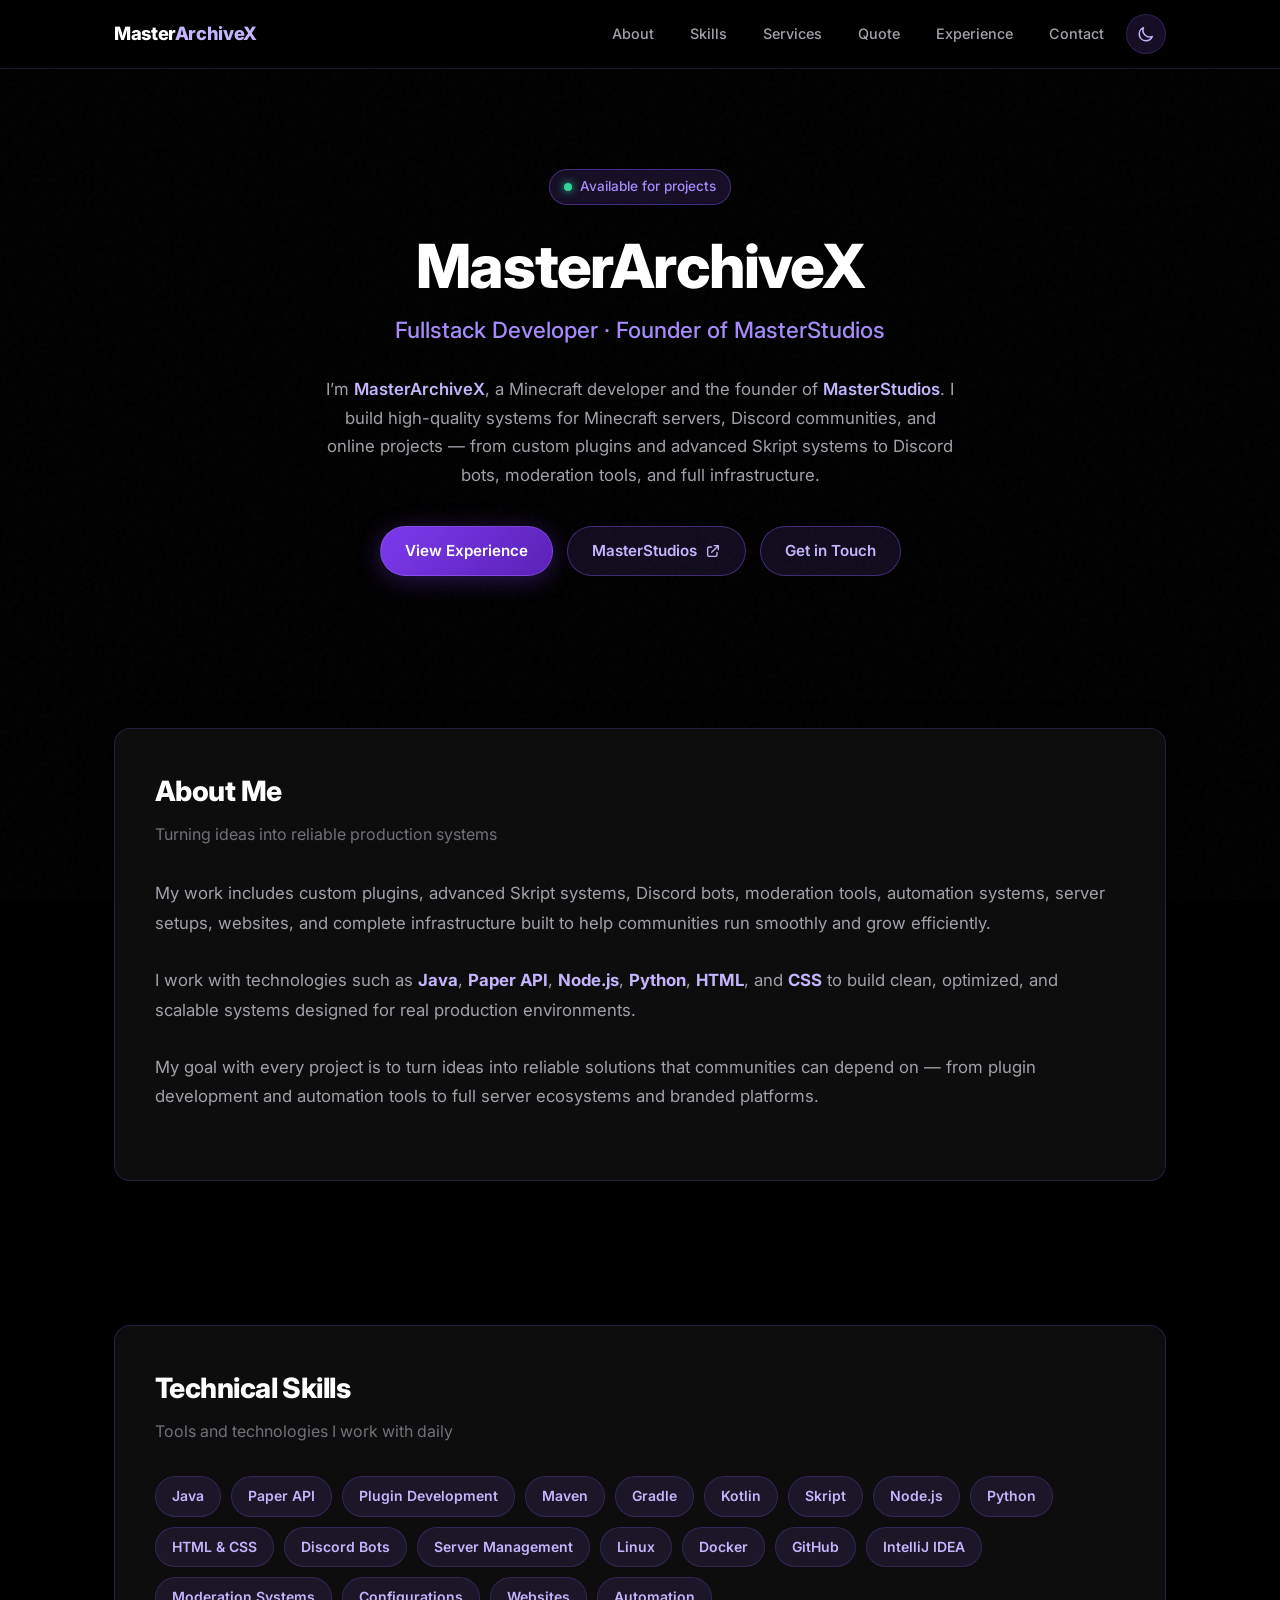
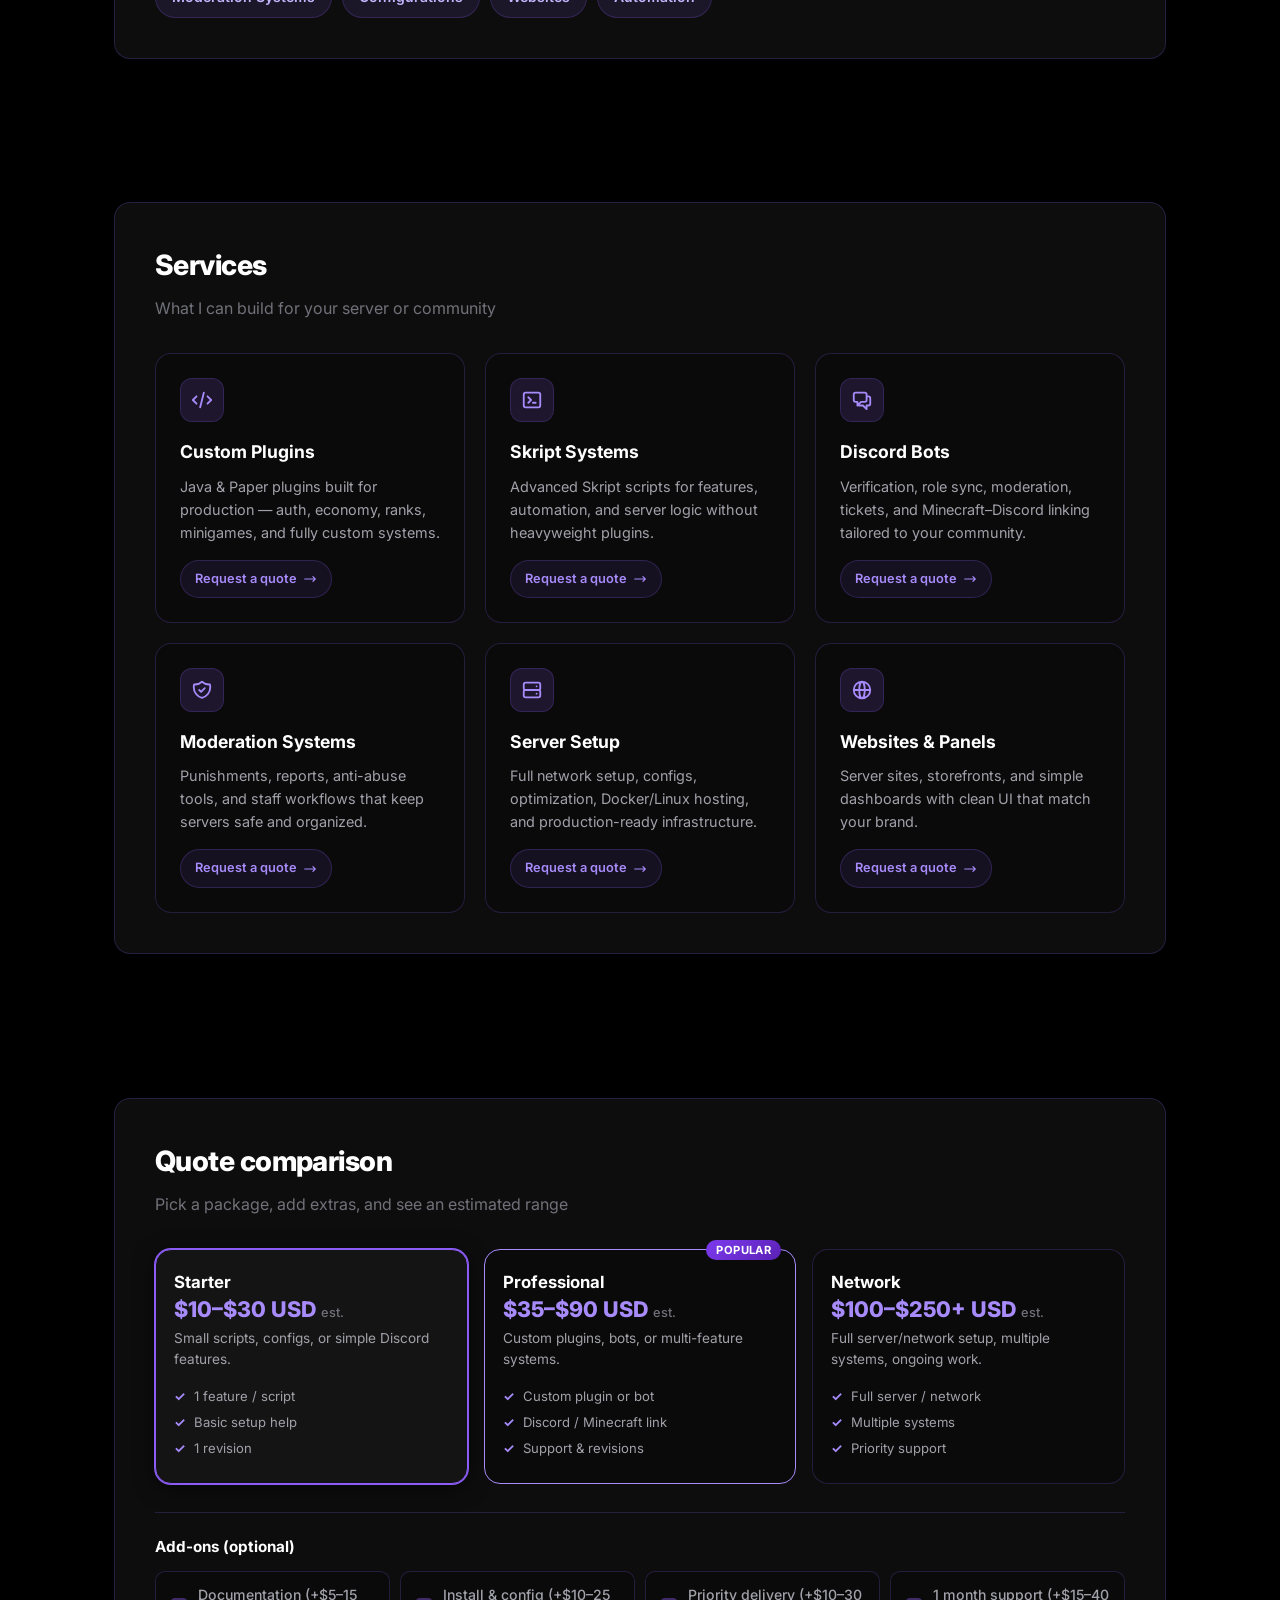
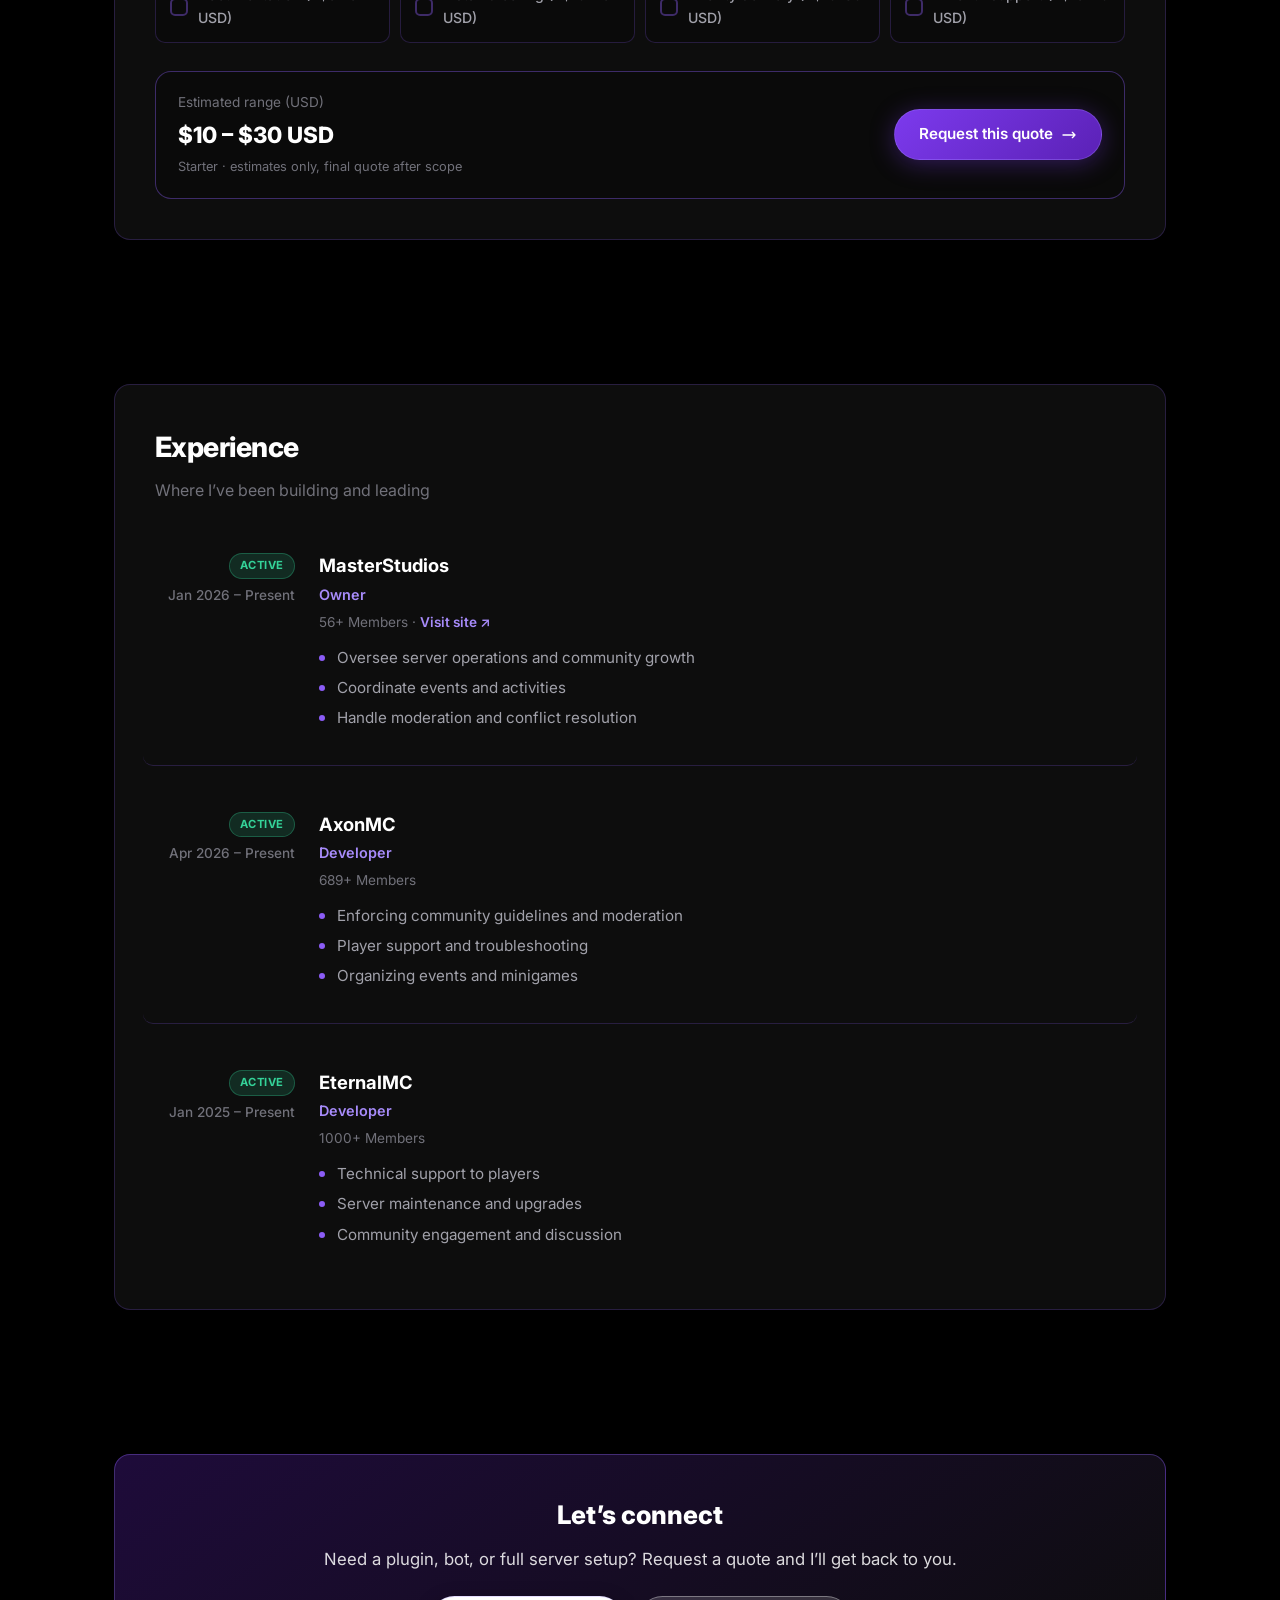
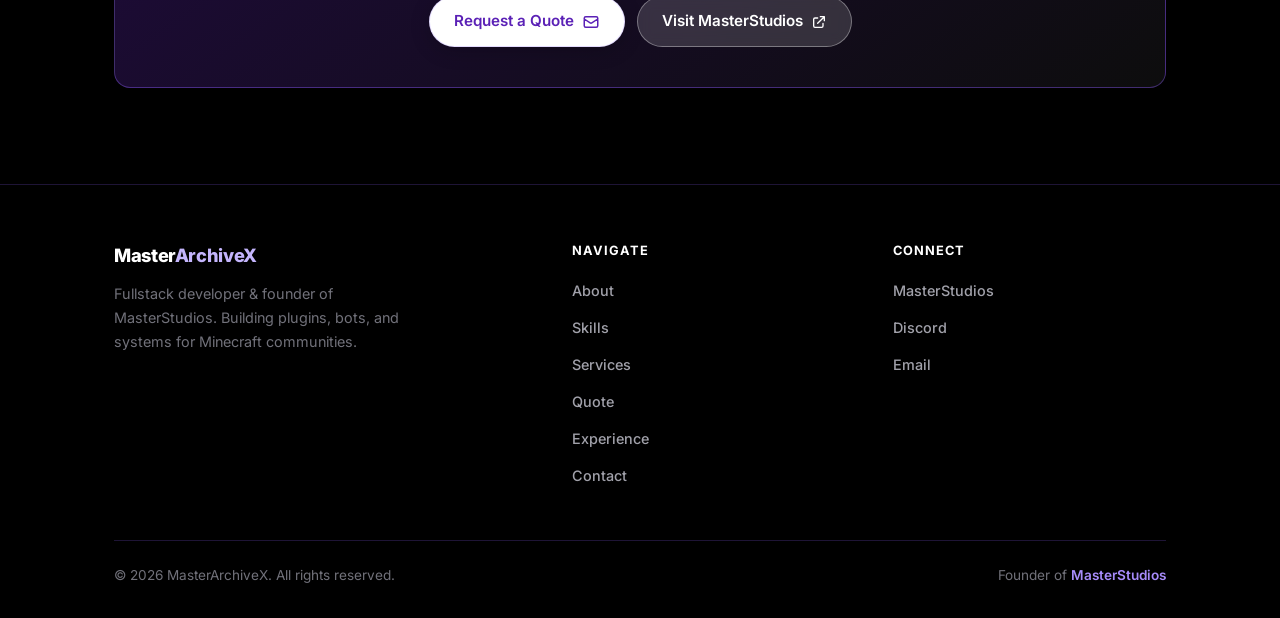
<file: index.html>
<!DOCTYPE html>
<html lang="en">
<head>
  <meta charset="UTF-8" />
  <meta name="viewport" content="width=device-width, initial-scale=1.0" />
  <title>MasterArchiveX · Developer Portfolio</title>
  <meta name="description" content="MasterArchiveX — Fullstack Developer & Founder of MasterStudios. Minecraft plugins, Discord bots, server systems, and more." />
  <script>
    // Apply theme before paint to avoid flash
    (function () {
      try {
        var stored = localStorage.getItem('theme');
        var prefersDark = window.matchMedia('(prefers-color-scheme: dark)').matches;
        var theme = stored || (prefersDark ? 'dark' : 'dark'); // default dark
        if (theme === 'light') document.documentElement.setAttribute('data-theme', 'light');
        else document.documentElement.removeAttribute('data-theme');
      } catch (e) {}
    })();
  </script>
  <link rel="preconnect" href="https://fonts.googleapis.com" />
  <link rel="preconnect" href="https://fonts.gstatic.com" crossorigin />
  <link href="https://fonts.googleapis.com/css2?family=Inter:wght@400;500;600;700;800&family=JetBrains+Mono:wght@400;500&display=swap" rel="stylesheet" />
  <style>
    :root {
      /* Shared */
      --purple-700: #5b21b6;
      --purple-600: #7c3aed;
      --purple-500: #8b5cf6;
      --purple-400: #a78bfa;
      --purple-300: #c4b5fd;
      --purple-200: #ddd6fe;
      --radius: 16px;
      --radius-sm: 10px;

      /* Dark (default) — pure black + purple */
      --bg: #000000;
      --bg-elevated: #0a0a0a;
      --bg-card: #0d0d0d;
      --bg-card-hover: #141414;
      --nav-bg: rgba(0, 0, 0, 0.9);
      --footer-bg: #000000;
      --border: rgba(139, 92, 246, 0.22);
      --border-strong: rgba(139, 92, 246, 0.4);
      --text: #f4f4f5;
      --text-muted: #a1a1aa;
      --text-dim: #71717a;
      --heading: #ffffff;
      --logo: #ffffff;
      --logo-accent: #c4b5fd;
      --btn-primary-bg: linear-gradient(135deg, #7c3aed, #5b21b6);
      --btn-primary-text: #ffffff;
      --btn-secondary-bg: rgba(139, 92, 246, 0.12);
      --btn-secondary-text: #c4b5fd;
      --btn-secondary-border: rgba(139, 92, 246, 0.4);
      --shadow: 0 4px 24px -4px rgba(0, 0, 0, 0.85);
      --shadow-lg: 0 12px 40px -8px rgba(0, 0, 0, 0.95);
      --noise-opacity: 0.025;
      --status-bg: rgba(52, 211, 153, 0.15);
      --status-color: #34d399;
      --status-border: rgba(52, 211, 153, 0.3);
      --skill-bg: rgba(139, 92, 246, 0.12);
      --skill-text: #c4b5fd;
      --skill-border: rgba(139, 92, 246, 0.22);
      --hero-badge-bg: rgba(139, 92, 246, 0.15);
      --hero-role: #a78bfa;
      --toggle-bg: rgba(139, 92, 246, 0.15);
      --toggle-icon: #c4b5fd;
      --white: #ffffff;
    }

    [data-theme="light"] {
      --bg: #f8f7fc;
      --bg-elevated: #ffffff;
      --bg-card: #ffffff;
      --bg-card-hover: #f5f3ff;
      --nav-bg: rgba(248, 247, 252, 0.9);
      --footer-bg: #f0eef8;
      --border: rgba(109, 40, 217, 0.15);
      --border-strong: rgba(109, 40, 217, 0.3);
      --text: #27272a;
      --text-muted: #52525b;
      --text-dim: #71717a;
      --heading: #1e0b3a;
      --logo: #1e0b3a;
      --logo-accent: #7c3aed;
      --btn-primary-bg: linear-gradient(135deg, #7c3aed, #5b21b6);
      --btn-primary-text: #ffffff;
      --btn-secondary-bg: rgba(124, 58, 237, 0.08);
      --btn-secondary-text: #5b21b6;
      --btn-secondary-border: rgba(109, 40, 217, 0.25);
      --shadow: 0 4px 24px -4px rgba(109, 40, 217, 0.1);
      --shadow-lg: 0 12px 40px -8px rgba(109, 40, 217, 0.14);
      --noise-opacity: 0.015;
      --status-bg: #d1fae5;
      --status-color: #065f46;
      --status-border: transparent;
      --skill-bg: #ede9fe;
      --skill-text: #5b21b6;
      --skill-border: #ddd6fe;
      --hero-badge-bg: rgba(124, 58, 237, 0.1);
      --hero-role: #7c3aed;
      --toggle-bg: rgba(124, 58, 237, 0.1);
      --toggle-icon: #5b21b6;
      --white: #ffffff;
    }

    * {
      margin: 0;
      padding: 0;
      box-sizing: border-box;
    }

    html {
      scroll-behavior: smooth;
    }

    body {
      font-family: 'Inter', system-ui, -apple-system, sans-serif;
      background: var(--bg);
      color: var(--text);
      line-height: 1.6;
      min-height: 100vh;
      transition: background 0.3s ease, color 0.3s ease;
    }

    body::before {
      content: '';
      position: fixed;
      inset: 0;
      background-image: url("data:image/svg+xml,%3Csvg viewBox='0 0 256 256' xmlns='http://www.w3.org/2000/svg'%3E%3Cfilter id='n'%3E%3CfeTurbulence type='fractalNoise' baseFrequency='0.8' numOctaves='4' stitchTiles='stitch'/%3E%3C/filter%3E%3Crect width='100%25' height='100%25' filter='url(%23n)'/%3E%3C/svg%3E");
      opacity: var(--noise-opacity);
      pointer-events: none;
      z-index: 0;
    }

    .container {
      max-width: 1100px;
      margin: 0 auto;
      padding: 0 24px;
      position: relative;
      z-index: 1;
    }

    /* Nav */
    nav {
      position: sticky;
      top: 0;
      z-index: 100;
      backdrop-filter: blur(16px);
      background: var(--nav-bg);
      border-bottom: 1px solid var(--border);
      padding: 14px 0;
      transition: background 0.3s ease, border-color 0.3s ease;
    }

    nav .container {
      display: flex;
      align-items: center;
      justify-content: space-between;
      gap: 16px;
    }

    .nav-right {
      display: flex;
      align-items: center;
      gap: 8px;
    }

    .logo {
      font-weight: 800;
      font-size: 1.15rem;
      color: var(--logo);
      text-decoration: none;
      letter-spacing: -0.02em;
      transition: transform 0.3s cubic-bezier(0.34, 1.56, 0.64, 1), opacity 0.2s ease, color 0.3s ease;
    }

    .logo:hover {
      transform: scale(1.05);
      opacity: 0.95;
    }

    .logo span {
      color: var(--logo-accent);
      transition: color 0.25s ease;
    }

    .theme-toggle {
      display: inline-flex;
      align-items: center;
      justify-content: center;
      width: 40px;
      height: 40px;
      border-radius: 999px;
      border: 1px solid var(--border);
      background: var(--toggle-bg);
      color: var(--toggle-icon);
      cursor: pointer;
      transition: transform 0.25s cubic-bezier(0.34, 1.56, 0.64, 1),
                  background 0.25s ease,
                  border-color 0.25s ease,
                  color 0.25s ease;
      flex-shrink: 0;
    }

    .theme-toggle:hover {
      transform: scale(1.08);
      border-color: var(--border-strong);
    }

    .theme-toggle svg {
      width: 18px;
      height: 18px;
    }

    .theme-toggle .icon-sun { display: none; }
    .theme-toggle .icon-moon { display: block; }

    [data-theme="light"] .theme-toggle .icon-sun { display: block; }
    [data-theme="light"] .theme-toggle .icon-moon { display: none; }

    .nav-links {
      display: flex;
      gap: 8px;
      list-style: none;
    }

    .nav-links a {
      color: var(--text-muted);
      text-decoration: none;
      font-size: 0.9rem;
      font-weight: 500;
      padding: 8px 14px;
      border-radius: 999px;
      transition: transform 0.25s cubic-bezier(0.34, 1.56, 0.64, 1),
                  background 0.25s ease,
                  color 0.25s ease,
                  box-shadow 0.25s ease;
    }

    .nav-links a:hover {
      background: rgba(139, 92, 246, 0.2);
      color: var(--heading);
      transform: translateY(-2px);
      box-shadow: 0 4px 16px rgba(124, 58, 237, 0.25);
    }

    /* Hero */
    .hero {
      padding: 100px 0 80px;
      text-align: center;
    }

    .hero-badge {
      display: inline-flex;
      align-items: center;
      gap: 8px;
      background: var(--hero-badge-bg);
      border: 1px solid var(--border-strong);
      color: var(--purple-400);
      font-size: 0.85rem;
      font-weight: 500;
      padding: 6px 14px;
      border-radius: 999px;
      margin-bottom: 28px;
      backdrop-filter: blur(8px);
      transition: transform 0.3s ease, background 0.3s ease, border-color 0.3s ease;
    }

    .hero-badge:hover {
      transform: scale(1.05);
      border-color: var(--purple-400);
    }

    .hero-badge::before {
      content: '';
      width: 8px;
      height: 8px;
      background: #34d399;
      border-radius: 50%;
      box-shadow: 0 0 8px #34d399;
      animation: pulse-dot 2s ease-in-out infinite;
    }

    @keyframes pulse-dot {
      0%, 100% { box-shadow: 0 0 6px #34d399; opacity: 1; }
      50% { box-shadow: 0 0 14px #34d399, 0 0 20px rgba(52, 211, 153, 0.4); opacity: 0.85; }
    }

    .hero h1 {
      font-size: clamp(2.6rem, 6vw, 3.8rem);
      font-weight: 800;
      color: var(--heading);
      letter-spacing: -0.03em;
      line-height: 1.1;
      margin-bottom: 12px;
    }

    .hero .role {
      font-size: clamp(1.15rem, 2.5vw, 1.4rem);
      color: var(--hero-role);
      font-weight: 500;
      margin-bottom: 28px;
    }

    .hero-desc {
      max-width: 640px;
      margin: 0 auto 36px;
      color: var(--text-muted);
      font-size: 1.05rem;
      line-height: 1.7;
    }

    .hero-desc strong {
      color: var(--purple-300);
      font-weight: 600;
    }

    .hero-cta {
      display: flex;
      gap: 14px;
      justify-content: center;
      flex-wrap: wrap;
    }

    .btn {
      display: inline-flex;
      align-items: center;
      gap: 8px;
      padding: 12px 24px;
      border-radius: 999px;
      font-weight: 600;
      font-size: 0.95rem;
      text-decoration: none;
      transition: transform 0.25s cubic-bezier(0.34, 1.56, 0.64, 1),
                  box-shadow 0.25s ease,
                  background 0.25s ease,
                  border-color 0.25s ease,
                  color 0.25s ease;
      cursor: pointer;
      border: none;
      position: relative;
      overflow: hidden;
    }

    .btn::after {
      content: '';
      position: absolute;
      inset: 0;
      background: linear-gradient(120deg, transparent 30%, rgba(255,255,255,0.25) 50%, transparent 70%);
      transform: translateX(-120%);
      transition: transform 0.5s ease;
    }

    .btn:hover::after {
      transform: translateX(120%);
    }

    .btn-primary {
      background: var(--btn-primary-bg);
      color: var(--btn-primary-text);
      box-shadow: 0 4px 24px rgba(124, 58, 237, 0.35);
      border: 1px solid rgba(167, 139, 250, 0.3);
    }

    .btn-primary:hover {
      transform: translateY(-3px) scale(1.03);
      box-shadow: 0 10px 36px rgba(124, 58, 237, 0.5);
    }

    .btn-primary:active {
      transform: translateY(-1px) scale(0.98);
    }

    .btn-secondary {
      background: var(--btn-secondary-bg);
      color: var(--btn-secondary-text);
      border: 1px solid var(--btn-secondary-border);
      backdrop-filter: blur(8px);
    }

    .btn-secondary:hover {
      background: rgba(139, 92, 246, 0.22);
      border-color: var(--purple-400);
      color: var(--heading);
      transform: translateY(-3px) scale(1.03);
      box-shadow: 0 8px 28px rgba(124, 58, 237, 0.25);
    }

    .btn-secondary:active {
      transform: translateY(-1px) scale(0.98);
    }

    /* Sections */
    section {
      padding: 72px 0;
    }

    .section-card {
      background: var(--bg-card);
      backdrop-filter: blur(12px);
      border-radius: var(--radius);
      padding: 40px;
      box-shadow: var(--shadow-lg);
      border: 1px solid var(--border);
      transition: transform 0.35s ease, box-shadow 0.35s ease, border-color 0.35s ease;
    }

    .section-card:hover {
      box-shadow: 0 16px 48px -12px rgba(0, 0, 0, 0.9);
      border-color: var(--border-strong);
    }

    .section-title {
      font-size: 1.75rem;
      font-weight: 800;
      color: var(--heading);
      letter-spacing: -0.02em;
      margin-bottom: 8px;
    }

    .section-subtitle {
      color: var(--text-dim);
      font-size: 1rem;
      margin-bottom: 32px;
    }

    /* Skills */
    .skills-grid {
      display: flex;
      flex-wrap: wrap;
      gap: 10px;
    }

    .skill-tag {
      background: var(--skill-bg);
      color: var(--skill-text);
      font-size: 0.875rem;
      font-weight: 600;
      padding: 8px 16px;
      border-radius: 999px;
      border: 1px solid var(--skill-border);
      transition: transform 0.25s cubic-bezier(0.34, 1.56, 0.64, 1),
                  background 0.25s ease,
                  box-shadow 0.25s ease,
                  border-color 0.25s ease,
                  color 0.25s ease;
      cursor: default;
    }

    .skill-tag:hover {
      background: rgba(139, 92, 246, 0.25);
      border-color: var(--purple-500);
      transform: translateY(-3px) scale(1.06);
      box-shadow: 0 6px 20px rgba(124, 58, 237, 0.3);
      color: var(--heading);
    }

    /* Services */
    .services-grid {
      display: grid;
      grid-template-columns: repeat(auto-fit, minmax(240px, 1fr));
      gap: 20px;
    }

    .service-card {
      background: var(--bg-elevated);
      border: 1px solid var(--border);
      border-radius: var(--radius);
      padding: 24px;
      display: flex;
      flex-direction: column;
      transition: transform 0.3s cubic-bezier(0.34, 1.56, 0.64, 1),
                  border-color 0.3s ease,
                  box-shadow 0.3s ease,
                  background 0.3s ease;
    }

    .service-card:hover {
      transform: translateY(-6px);
      border-color: var(--border-strong);
      box-shadow: var(--shadow-lg);
      background: var(--bg-card-hover);
    }

    .service-icon {
      width: 44px;
      height: 44px;
      border-radius: 12px;
      background: rgba(139, 92, 246, 0.15);
      border: 1px solid var(--border);
      display: flex;
      align-items: center;
      justify-content: center;
      margin-bottom: 16px;
      color: var(--purple-400);
    }

    .service-icon svg {
      width: 22px;
      height: 22px;
    }

    .service-card h3 {
      font-size: 1.1rem;
      font-weight: 700;
      color: var(--heading);
      margin-bottom: 8px;
    }

    .service-card p {
      font-size: 0.9rem;
      color: var(--text-muted);
      line-height: 1.6;
      margin: 0 0 16px;
      flex-grow: 1;
    }

    .btn-quote {
      display: inline-flex;
      align-items: center;
      gap: 6px;
      align-self: flex-start;
      padding: 8px 14px;
      border-radius: 999px;
      font-size: 0.8rem;
      font-weight: 600;
      text-decoration: none;
      color: var(--purple-400);
      background: rgba(139, 92, 246, 0.1);
      border: 1px solid var(--border);
      transition: transform 0.25s cubic-bezier(0.34, 1.56, 0.64, 1),
                  background 0.25s ease,
                  border-color 0.25s ease,
                  color 0.25s ease;
    }

    .btn-quote:hover {
      background: rgba(139, 92, 246, 0.22);
      border-color: var(--border-strong);
      color: var(--heading);
      transform: translateY(-2px);
    }

    .btn-quote svg {
      width: 14px;
      height: 14px;
    }

    /* Projects */
    .projects-grid {
      display: grid;
      grid-template-columns: repeat(auto-fit, minmax(280px, 1fr));
      gap: 24px;
    }

    .project-card {
      background: var(--bg-elevated);
      border-radius: var(--radius);
      padding: 28px;
      border: 1px solid var(--border);
      box-shadow: var(--shadow);
      transition: transform 0.35s cubic-bezier(0.34, 1.56, 0.64, 1),
                  box-shadow 0.35s ease,
                  border-color 0.35s ease,
                  background 0.35s ease;
      display: flex;
      flex-direction: column;
      position: relative;
      overflow: hidden;
    }

    .project-card::before {
      content: '';
      position: absolute;
      top: 0;
      left: 0;
      right: 0;
      height: 3px;
      background: linear-gradient(90deg, var(--purple-600), var(--purple-400));
      transform: scaleX(0);
      transform-origin: left;
      transition: transform 0.35s ease;
    }

    .project-card:hover {
      transform: translateY(-8px) scale(1.02);
      box-shadow: 0 20px 48px -12px rgba(0, 0, 0, 0.9);
      border-color: var(--border-strong);
      background: var(--bg-card-hover);
    }

    .project-card:hover::before {
      transform: scaleX(1);
    }

    .project-card h3 {
      font-size: 1.25rem;
      font-weight: 700;
      color: var(--white);
      margin-bottom: 10px;
      transition: color 0.25s ease;
    }

    .project-card:hover h3 {
      color: var(--purple-300);
    }

    .project-card p {
      color: var(--text-muted);
      font-size: 0.95rem;
      flex-grow: 1;
      margin-bottom: 18px;
    }

    .project-tags {
      display: flex;
      flex-wrap: wrap;
      gap: 6px;
      margin-bottom: 18px;
    }

    .project-tag {
      font-family: 'JetBrains Mono', monospace;
      font-size: 0.7rem;
      font-weight: 500;
      background: rgba(139, 92, 246, 0.15);
      color: var(--purple-400);
      padding: 4px 10px;
      border-radius: 6px;
      text-transform: uppercase;
      letter-spacing: 0.03em;
      transition: transform 0.2s ease, background 0.2s ease;
    }

    .project-card:hover .project-tag {
      background: rgba(139, 92, 246, 0.28);
      transform: translateY(-1px);
    }

    .project-link {
      display: inline-flex;
      align-items: center;
      gap: 6px;
      color: var(--purple-400);
      font-weight: 600;
      font-size: 0.9rem;
      text-decoration: none;
      transition: color 0.25s ease, gap 0.25s ease, transform 0.25s ease;
    }

    .project-link:hover {
      color: var(--purple-300);
      gap: 10px;
      transform: translateX(2px);
    }

    .project-link svg {
      width: 16px;
      height: 16px;
      transition: transform 0.25s ease;
    }

    .project-link:hover svg {
      transform: translate(2px, -2px);
    }

    /* Experience */
    .timeline {
      display: flex;
      flex-direction: column;
      gap: 28px;
    }

    .exp-item {
      display: grid;
      grid-template-columns: 140px 1fr;
      gap: 24px;
      padding: 16px 12px 28px;
      margin: 0 -12px;
      border-bottom: 1px solid var(--border);
      border-radius: var(--radius-sm);
      transition: background 0.3s ease, transform 0.3s ease;
    }

    .exp-item:hover {
      background: rgba(139, 92, 246, 0.08);
      transform: translateX(4px);
    }

    .exp-item:last-child {
      border-bottom: none;
      padding-bottom: 16px;
    }

    .exp-meta {
      text-align: right;
    }

    .exp-status {
      display: inline-block;
      font-size: 0.7rem;
      font-weight: 700;
      text-transform: uppercase;
      letter-spacing: 0.05em;
      background: var(--status-bg);
      color: var(--status-color);
      border: 1px solid var(--status-border);
      padding: 3px 10px;
      border-radius: 999px;
      margin-bottom: 6px;
    }

    .exp-date {
      font-size: 0.85rem;
      color: var(--text-dim);
      font-weight: 500;
    }

    .exp-content h3 {
      font-size: 1.15rem;
      font-weight: 700;
      color: var(--heading);
      margin-bottom: 2px;
    }

    .exp-role {
      font-size: 0.9rem;
      color: var(--purple-400);
      font-weight: 600;
      margin-bottom: 6px;
    }

    .exp-members {
      font-size: 0.85rem;
      color: var(--text-dim);
      margin-bottom: 12px;
    }

    .exp-content ul {
      list-style: none;
      padding: 0;
    }

    .exp-content li {
      position: relative;
      padding-left: 18px;
      font-size: 0.95rem;
      color: var(--text-muted);
      margin-bottom: 6px;
    }

    .exp-content li::before {
      content: '';
      position: absolute;
      left: 0;
      top: 9px;
      width: 6px;
      height: 6px;
      background: var(--purple-500);
      border-radius: 50%;
    }

    /* About / Contact */
    .about-text {
      font-size: 1.05rem;
      color: var(--text-muted);
      line-height: 1.75;
      margin-bottom: 28px;
    }

    .about-text strong {
      color: var(--purple-300);
    }

    .tech-list {
      display: flex;
      flex-wrap: wrap;
      gap: 8px;
      margin-top: 16px;
    }

    .contact-box {
      background: linear-gradient(145deg, #1e0b3a, #0d0d0d);
      border: 1px solid var(--border-strong);
      border-radius: var(--radius);
      padding: 40px;
      text-align: center;
      color: #ffffff;
      box-shadow: var(--shadow-lg);
    }

    [data-theme="light"] .contact-box {
      background: linear-gradient(145deg, #5b21b6, #7c3aed);
      border-color: transparent;
    }

    .contact-box h2 {
      font-size: 1.6rem;
      font-weight: 800;
      margin-bottom: 10px;
      color: #ffffff;
    }

    .contact-box p {
      color: rgba(255, 255, 255, 0.85);
      margin-bottom: 24px;
      font-size: 1.05rem;
    }

    .contact-box .btn-primary {
      background: #ffffff;
      color: #5b21b6;
      box-shadow: 0 4px 20px rgba(0, 0, 0, 0.2);
    }

    .contact-box .btn-secondary {
      background: rgba(255, 255, 255, 0.15);
      color: #ffffff;
      border-color: rgba(255, 255, 255, 0.35);
    }

    .contact-box .btn-secondary:hover {
      background: rgba(255, 255, 255, 0.25);
      color: #ffffff;
    }

    /* Footer */
    footer {
      border-top: 1px solid var(--border);
      background: var(--footer-bg);
      padding: 56px 0 32px;
      margin-top: 24px;
      transition: background 0.3s ease, border-color 0.3s ease;
    }

    .footer-grid {
      display: grid;
      grid-template-columns: 1.5fr 1fr 1fr;
      gap: 40px 48px;
      margin-bottom: 40px;
      align-items: start;
    }

    .footer-brand .logo {
      display: inline-block;
      margin-bottom: 12px;
    }

    .footer-brand p {
      color: var(--text-dim);
      font-size: 0.9rem;
      line-height: 1.65;
      max-width: 300px;
    }

    .footer-col h4 {
      color: var(--heading);
      font-size: 0.8rem;
      font-weight: 700;
      text-transform: uppercase;
      letter-spacing: 0.08em;
      margin-bottom: 16px;
    }

    .footer-col ul {
      list-style: none;
      padding: 0;
      margin: 0;
    }

    .footer-col li {
      margin-bottom: 10px;
    }

    .footer-col a {
      color: var(--text-muted);
      text-decoration: none;
      font-size: 0.9rem;
      font-weight: 500;
      transition: color 0.2s ease, transform 0.2s ease;
      display: inline-block;
      padding: 2px 0;
    }

    .footer-col a:hover {
      color: var(--purple-400);
      transform: translateX(3px);
    }

    .footer-bottom {
      border-top: 1px solid var(--border);
      padding-top: 24px;
      display: flex;
      align-items: center;
      justify-content: space-between;
      flex-wrap: wrap;
      gap: 12px;
    }

    .footer-bottom p {
      color: var(--text-dim);
      font-size: 0.85rem;
      margin: 0;
    }

    .footer-bottom a {
      color: var(--purple-400);
      text-decoration: none;
      font-weight: 600;
      transition: color 0.2s ease;
    }

    .footer-bottom a:hover {
      color: var(--purple-300);
    }

    /* Tablet */
    @media (max-width: 900px) {
      .footer-grid {
        grid-template-columns: 1fr 1fr;
        gap: 32px 28px;
      }

      .footer-brand {
        grid-column: 1 / -1;
        max-width: 100%;
      }

      .footer-brand p {
        max-width: 420px;
      }
    }

    /* Mobile */
    @media (max-width: 560px) {
      footer {
        padding: 40px 0 28px;
      }

      .footer-grid {
        grid-template-columns: 1fr;
        gap: 28px;
        text-align: center;
        margin-bottom: 32px;
      }

      .footer-brand {
        display: flex;
        flex-direction: column;
        align-items: center;
      }

      .footer-brand p {
        max-width: 280px;
      }

      .footer-col h4 {
        margin-bottom: 12px;
      }

      .footer-col ul {
        display: flex;
        flex-wrap: wrap;
        justify-content: center;
        gap: 8px 16px;
      }

      .footer-col li {
        margin-bottom: 0;
      }

      .footer-col a:hover {
        transform: none;
      }

      .footer-bottom {
        flex-direction: column;
        text-align: center;
        gap: 8px;
        padding-top: 20px;
      }
    }

    /* Responsive */
    @media (max-width: 768px) {
      .nav-links {
        display: none;
      }

      .hero {
        padding: 72px 0 56px;
      }

      .section-card {
        padding: 28px 22px;
      }

      .exp-item {
        grid-template-columns: 1fr;
        gap: 8px;
      }

      .exp-meta {
        text-align: left;
        display: flex;
        align-items: center;
        gap: 12px;
      }
    }

    @media (max-width: 480px) {
      .hero-cta {
        flex-direction: column;
        align-items: center;
      }

      .btn {
        width: 100%;
        max-width: 260px;
        justify-content: center;
      }
    }

    /* ===== Scroll animations ===== */
    .reveal {
      opacity: 0;
      transform: translateY(36px);
      transition: opacity 0.7s cubic-bezier(0.22, 1, 0.36, 1),
                  transform 0.7s cubic-bezier(0.22, 1, 0.36, 1);
      will-change: opacity, transform;
    }

    .reveal.visible {
      opacity: 1;
      transform: translateY(0);
    }

    .reveal-delay-1 { transition-delay: 0.1s; }
    .reveal-delay-2 { transition-delay: 0.2s; }
    .reveal-delay-3 { transition-delay: 0.3s; }
    .reveal-delay-4 { transition-delay: 0.4s; }

    .reveal-left {
      opacity: 0;
      transform: translateX(-40px);
      transition: opacity 0.7s cubic-bezier(0.22, 1, 0.36, 1),
                  transform 0.7s cubic-bezier(0.22, 1, 0.36, 1);
    }

    .reveal-left.visible {
      opacity: 1;
      transform: translateX(0);
    }

    .reveal-scale {
      opacity: 0;
      transform: scale(0.92);
      transition: opacity 0.7s cubic-bezier(0.22, 1, 0.36, 1),
                  transform 0.7s cubic-bezier(0.22, 1, 0.36, 1);
    }

    .reveal-scale.visible {
      opacity: 1;
      transform: scale(1);
    }

    /* Stagger children inside a revealed parent */
    .stagger-children > * {
      opacity: 0;
      transform: translateY(24px);
      transition: opacity 0.55s cubic-bezier(0.22, 1, 0.36, 1),
                  transform 0.55s cubic-bezier(0.22, 1, 0.36, 1);
    }

    .stagger-children.visible > *:nth-child(1) { transition-delay: 0.05s; }
    .stagger-children.visible > *:nth-child(2) { transition-delay: 0.1s; }
    .stagger-children.visible > *:nth-child(3) { transition-delay: 0.15s; }
    .stagger-children.visible > *:nth-child(4) { transition-delay: 0.2s; }
    .stagger-children.visible > *:nth-child(5) { transition-delay: 0.25s; }
    .stagger-children.visible > *:nth-child(6) { transition-delay: 0.3s; }
    .stagger-children.visible > *:nth-child(7) { transition-delay: 0.35s; }
    .stagger-children.visible > *:nth-child(8) { transition-delay: 0.4s; }
    .stagger-children.visible > *:nth-child(9) { transition-delay: 0.45s; }
    .stagger-children.visible > *:nth-child(10) { transition-delay: 0.5s; }
    .stagger-children.visible > *:nth-child(n+11) { transition-delay: 0.55s; }

    .stagger-children.visible > * {
      opacity: 1;
      transform: translateY(0);
    }

    @media (prefers-reduced-motion: reduce) {
      .reveal, .reveal-left, .reveal-scale,
      .stagger-children > * {
        opacity: 1 !important;
        transform: none !important;
        transition: none !important;
      }
    }

    /* Quote comparison tool */
    .quote-tool {
      display: flex;
      flex-direction: column;
      gap: 28px;
    }

    .quote-plans {
      display: grid;
      grid-template-columns: repeat(3, 1fr);
      gap: 16px;
    }

    .quote-plan {
      background: var(--bg-elevated);
      border: 1px solid var(--border);
      border-radius: var(--radius);
      padding: 22px 18px;
      cursor: pointer;
      transition: transform 0.25s ease, border-color 0.25s ease, box-shadow 0.25s ease, background 0.25s ease;
      position: relative;
      text-align: left;
      color: inherit;
      font-family: inherit;
      width: 100%;
    }

    .quote-plan:hover {
      border-color: var(--border-strong);
      transform: translateY(-3px);
    }

    .quote-plan.selected {
      border-color: var(--purple-500);
      background: var(--bg-card-hover);
      box-shadow: 0 0 0 1px var(--purple-500), var(--shadow);
    }

    .quote-plan.featured {
      border-color: var(--purple-400);
    }

    .quote-plan.featured::before {
      content: 'Popular';
      position: absolute;
      top: -10px;
      right: 14px;
      background: linear-gradient(135deg, var(--purple-600), var(--purple-700));
      color: #fff;
      font-size: 0.7rem;
      font-weight: 700;
      text-transform: uppercase;
      letter-spacing: 0.04em;
      padding: 3px 10px;
      border-radius: 999px;
    }

    .quote-plan-name {
      font-size: 1.05rem;
      font-weight: 700;
      color: var(--heading);
      margin-bottom: 4px;
    }

    .quote-plan-price {
      font-size: 1.35rem;
      font-weight: 800;
      color: var(--purple-400);
      margin-bottom: 6px;
    }

    .quote-plan-price span {
      font-size: 0.8rem;
      font-weight: 500;
      color: var(--text-dim);
    }

    .quote-plan-desc {
      font-size: 0.85rem;
      color: var(--text-muted);
      margin-bottom: 14px;
      line-height: 1.5;
    }

    .quote-plan-features {
      list-style: none;
      padding: 0;
      margin: 0;
    }

    .quote-plan-features li {
      font-size: 0.82rem;
      color: var(--text-muted);
      padding: 5px 0 5px 20px;
      position: relative;
    }

    .quote-plan-features li::before {
      content: '✓';
      position: absolute;
      left: 0;
      color: var(--purple-400);
      font-weight: 700;
    }

    .quote-extras {
      border-top: 1px solid var(--border);
      padding-top: 22px;
    }

    .quote-extras h3 {
      font-size: 0.95rem;
      font-weight: 700;
      color: var(--heading);
      margin-bottom: 12px;
    }

    .quote-checks {
      display: grid;
      grid-template-columns: repeat(auto-fit, minmax(200px, 1fr));
      gap: 10px;
    }

    .quote-check {
      display: flex;
      align-items: center;
      gap: 10px;
      background: var(--bg-elevated);
      border: 1px solid var(--border);
      border-radius: var(--radius-sm);
      padding: 12px 14px;
      cursor: pointer;
      transition: border-color 0.2s ease, background 0.2s ease;
      user-select: none;
    }

    .quote-check:hover {
      border-color: var(--border-strong);
    }

    .quote-check input {
      appearance: none;
      width: 18px;
      height: 18px;
      border: 2px solid var(--border-strong);
      border-radius: 5px;
      background: transparent;
      flex-shrink: 0;
      position: relative;
      cursor: pointer;
      transition: background 0.2s ease, border-color 0.2s ease;
    }

    .quote-check input:checked {
      background: var(--purple-600);
      border-color: var(--purple-600);
    }

    .quote-check input:checked::after {
      content: '';
      position: absolute;
      left: 4px;
      top: 1px;
      width: 5px;
      height: 9px;
      border: solid #fff;
      border-width: 0 2px 2px 0;
      transform: rotate(45deg);
    }

    .quote-check span {
      font-size: 0.88rem;
      font-weight: 500;
      color: var(--text-muted);
    }

    .quote-check input:checked + span {
      color: var(--heading);
    }

    .quote-summary {
      display: flex;
      align-items: center;
      justify-content: space-between;
      flex-wrap: wrap;
      gap: 16px;
      background: var(--bg-elevated);
      border: 1px solid var(--border-strong);
      border-radius: var(--radius);
      padding: 20px 22px;
    }

    .quote-summary-label {
      font-size: 0.85rem;
      color: var(--text-dim);
      margin-bottom: 4px;
    }

    .quote-summary-value {
      font-size: 1.4rem;
      font-weight: 800;
      color: var(--heading);
    }

    .quote-summary-value span {
      font-size: 0.9rem;
      font-weight: 500;
      color: var(--text-muted);
    }

    .quote-summary-note {
      font-size: 0.8rem;
      color: var(--text-dim);
      margin-top: 4px;
    }

    @media (max-width: 800px) {
      .quote-plans {
        grid-template-columns: 1fr;
      }
    }
  </style>
</head>
<body>
  <nav>
    <div class="container">
      <a href="#" class="logo">Master<span>ArchiveX</span></a>
      <div class="nav-right">
        <ul class="nav-links">
          <li><a href="#about">About</a></li>
          <li><a href="#skills">Skills</a></li>
          <li><a href="#services">Services</a></li>
          <li><a href="#quote">Quote</a></li>
          <li><a href="#experience">Experience</a></li>
          <li><a href="#contact">Contact</a></li>
        </ul>
        <button type="button" class="theme-toggle" id="themeToggle" aria-label="Toggle dark mode" title="Toggle theme">
          <svg class="icon-moon" xmlns="http://www.w3.org/2000/svg" fill="none" viewBox="0 0 24 24" stroke="currentColor" stroke-width="2">
            <path stroke-linecap="round" stroke-linejoin="round" d="M20.354 15.354A9 9 0 018.646 3.646 9.003 9.003 0 0012 21a9.003 9.003 0 008.354-5.646z" />
          </svg>
          <svg class="icon-sun" xmlns="http://www.w3.org/2000/svg" fill="none" viewBox="0 0 24 24" stroke="currentColor" stroke-width="2">
            <path stroke-linecap="round" stroke-linejoin="round" d="M12 3v1m0 16v1m9-9h-1M4 12H3m15.364 6.364l-.707-.707M6.343 6.343l-.707-.707m12.728 0l-.707.707M6.343 17.657l-.707.707M16 12a4 4 0 11-8 0 4 4 0 018 0z" />
          </svg>
        </button>
      </div>
    </div>
  </nav>

  <header class="hero">
    <div class="container">
      <div class="hero-badge reveal">Available for projects</div>
      <h1 class="reveal reveal-delay-1">MasterArchiveX</h1>
      <p class="role reveal reveal-delay-2">Fullstack Developer · Founder of MasterStudios</p>
      <p class="hero-desc reveal reveal-delay-3">
        I’m <strong>MasterArchiveX</strong>, a Minecraft developer and the founder of <strong>MasterStudios</strong>.
        I build high-quality systems for Minecraft servers, Discord communities, and online projects —
        from custom plugins and advanced Skript systems to Discord bots, moderation tools, and full infrastructure.
      </p>
      <div class="hero-cta reveal reveal-delay-4">
        <a href="#experience" class="btn btn-primary">View Experience</a>
        <a href="https://builtbybit.com/creators/masterstudios.647316/" class="btn btn-secondary" target="_blank" rel="noopener">
          MasterStudios
          <svg xmlns="http://www.w3.org/2000/svg" width="16" height="16" fill="none" viewBox="0 0 24 24" stroke="currentColor" stroke-width="2">
            <path stroke-linecap="round" stroke-linejoin="round" d="M10 6H6a2 2 0 00-2 2v10a2 2 0 002 2h10a2 2 0 002-2v-4M14 4h6m0 0v6m0-6L10 14" />
          </svg>
        </a>
        <a href="#contact" class="btn btn-secondary">Get in Touch</a>
      </div>
    </div>
  </header>

  <main>
    <section id="about">
      <div class="container">
        <div class="section-card reveal">
          <h2 class="section-title">About Me</h2>
          <p class="section-subtitle">Turning ideas into reliable production systems</p>
          <p class="about-text">
            My work includes custom plugins, advanced Skript systems, Discord bots, moderation tools,
            automation systems, server setups, websites, and complete infrastructure built to help
            communities run smoothly and grow efficiently.
          </p>
          <p class="about-text">
            I work with technologies such as <strong>Java</strong>, <strong>Paper API</strong>,
            <strong>Node.js</strong>, <strong>Python</strong>, <strong>HTML</strong>, and <strong>CSS</strong>
            to build clean, optimized, and scalable systems designed for real production environments.
          </p>
          <p class="about-text">
            My goal with every project is to turn ideas into reliable solutions that communities can depend on —
            from plugin development and automation tools to full server ecosystems and branded platforms.
          </p>
        </div>
      </div>
    </section>

    <section id="skills">
      <div class="container">
        <div class="section-card reveal">
          <h2 class="section-title">Technical Skills</h2>
          <p class="section-subtitle">Tools and technologies I work with daily</p>
          <div class="skills-grid stagger-children">
            <span class="skill-tag">Java</span>
            <span class="skill-tag">Paper API</span>
            <span class="skill-tag">Plugin Development</span>
            <span class="skill-tag">Maven</span>
            <span class="skill-tag">Gradle</span>
            <span class="skill-tag">Kotlin</span>
            <span class="skill-tag">Skript</span>
            <span class="skill-tag">Node.js</span>
            <span class="skill-tag">Python</span>
            <span class="skill-tag">HTML & CSS</span>
            <span class="skill-tag">Discord Bots</span>
            <span class="skill-tag">Server Management</span>
            <span class="skill-tag">Linux</span>
            <span class="skill-tag">Docker</span>
            <span class="skill-tag">GitHub</span>
            <span class="skill-tag">IntelliJ IDEA</span>
            <span class="skill-tag">Moderation Systems</span>
            <span class="skill-tag">Configurations</span>
            <span class="skill-tag">Websites</span>
            <span class="skill-tag">Automation</span>
          </div>
        </div>
      </div>
    </section>

    <section id="services">
      <div class="container">
        <div class="section-card reveal">
          <h2 class="section-title">Services</h2>
          <p class="section-subtitle">What I can build for your server or community</p>
          <div class="services-grid stagger-children">
            <article class="service-card">
              <div class="service-icon">
                <svg xmlns="http://www.w3.org/2000/svg" fill="none" viewBox="0 0 24 24" stroke="currentColor" stroke-width="2">
                  <path stroke-linecap="round" stroke-linejoin="round" d="M10 20l4-16m4 4l4 4-4 4M6 16l-4-4 4-4" />
                </svg>
              </div>
              <h3>Custom Plugins</h3>
              <p>Java & Paper plugins built for production — auth, economy, ranks, minigames, and fully custom systems.</p>
              <a href="#contact" class="btn-quote">
                Request a quote
                <svg xmlns="http://www.w3.org/2000/svg" fill="none" viewBox="0 0 24 24" stroke="currentColor" stroke-width="2">
                  <path stroke-linecap="round" stroke-linejoin="round" d="M17 8l4 4m0 0l-4 4m4-4H3" />
                </svg>
              </a>
            </article>

            <article class="service-card">
              <div class="service-icon">
                <svg xmlns="http://www.w3.org/2000/svg" fill="none" viewBox="0 0 24 24" stroke="currentColor" stroke-width="2">
                  <path stroke-linecap="round" stroke-linejoin="round" d="M8 9l3 3-3 3m5 0h3M5 20h14a2 2 0 002-2V6a2 2 0 00-2-2H5a2 2 0 00-2 2v12a2 2 0 002 2z" />
                </svg>
              </div>
              <h3>Skript Systems</h3>
              <p>Advanced Skript scripts for features, automation, and server logic without heavyweight plugins.</p>
              <a href="#contact" class="btn-quote">
                Request a quote
                <svg xmlns="http://www.w3.org/2000/svg" fill="none" viewBox="0 0 24 24" stroke="currentColor" stroke-width="2">
                  <path stroke-linecap="round" stroke-linejoin="round" d="M17 8l4 4m0 0l-4 4m4-4H3" />
                </svg>
              </a>
            </article>

            <article class="service-card">
              <div class="service-icon">
                <svg xmlns="http://www.w3.org/2000/svg" fill="none" viewBox="0 0 24 24" stroke="currentColor" stroke-width="2">
                  <path stroke-linecap="round" stroke-linejoin="round" d="M17 8h2a2 2 0 012 2v6a2 2 0 01-2 2h-2v4l-4-4H9a1.994 1.994 0 01-1.414-.586m0 0L11 14h4a2 2 0 002-2V6a2 2 0 00-2-2H5a2 2 0 00-2 2v6a2 2 0 002 2h2v4l.586-.586z" />
                </svg>
              </div>
              <h3>Discord Bots</h3>
              <p>Verification, role sync, moderation, tickets, and Minecraft–Discord linking tailored to your community.</p>
              <a href="#contact" class="btn-quote">
                Request a quote
                <svg xmlns="http://www.w3.org/2000/svg" fill="none" viewBox="0 0 24 24" stroke="currentColor" stroke-width="2">
                  <path stroke-linecap="round" stroke-linejoin="round" d="M17 8l4 4m0 0l-4 4m4-4H3" />
                </svg>
              </a>
            </article>

            <article class="service-card">
              <div class="service-icon">
                <svg xmlns="http://www.w3.org/2000/svg" fill="none" viewBox="0 0 24 24" stroke="currentColor" stroke-width="2">
                  <path stroke-linecap="round" stroke-linejoin="round" d="M9 12l2 2 4-4m5.618-4.016A11.955 11.955 0 0112 2.944a11.955 11.955 0 01-8.618 3.04A12.02 12.02 0 003 9c0 5.591 3.824 10.29 9 11.622 5.176-1.332 9-6.03 9-11.622 0-1.042-.133-2.052-.382-3.016z" />
                </svg>
              </div>
              <h3>Moderation Systems</h3>
              <p>Punishments, reports, anti-abuse tools, and staff workflows that keep servers safe and organized.</p>
              <a href="#contact" class="btn-quote">
                Request a quote
                <svg xmlns="http://www.w3.org/2000/svg" fill="none" viewBox="0 0 24 24" stroke="currentColor" stroke-width="2">
                  <path stroke-linecap="round" stroke-linejoin="round" d="M17 8l4 4m0 0l-4 4m4-4H3" />
                </svg>
              </a>
            </article>

            <article class="service-card">
              <div class="service-icon">
                <svg xmlns="http://www.w3.org/2000/svg" fill="none" viewBox="0 0 24 24" stroke="currentColor" stroke-width="2">
                  <path stroke-linecap="round" stroke-linejoin="round" d="M5 12h14M5 12a2 2 0 01-2-2V6a2 2 0 012-2h14a2 2 0 012 2v4a2 2 0 01-2 2M5 12a2 2 0 00-2 2v4a2 2 0 002 2h14a2 2 0 002-2v-4a2 2 0 00-2-2m-2-4h.01M17 16h.01" />
                </svg>
              </div>
              <h3>Server Setup</h3>
              <p>Full network setup, configs, optimization, Docker/Linux hosting, and production-ready infrastructure.</p>
              <a href="#contact" class="btn-quote">
                Request a quote
                <svg xmlns="http://www.w3.org/2000/svg" fill="none" viewBox="0 0 24 24" stroke="currentColor" stroke-width="2">
                  <path stroke-linecap="round" stroke-linejoin="round" d="M17 8l4 4m0 0l-4 4m4-4H3" />
                </svg>
              </a>
            </article>

            <article class="service-card">
              <div class="service-icon">
                <svg xmlns="http://www.w3.org/2000/svg" fill="none" viewBox="0 0 24 24" stroke="currentColor" stroke-width="2">
                  <path stroke-linecap="round" stroke-linejoin="round" d="M21 12a9 9 0 01-9 9m9-9a9 9 0 00-9-9m9 9H3m9 9a9 9 0 01-9-9m9 9c1.657 0 3-4.03 3-9s-1.343-9-3-9m0 18c-1.657 0-3-4.03-3-9s1.343-9 3-9m-9 9a9 9 0 019-9" />
                </svg>
              </div>
              <h3>Websites & Panels</h3>
              <p>Server sites, storefronts, and simple dashboards with clean UI that match your brand.</p>
              <a href="#contact" class="btn-quote">
                Request a quote
                <svg xmlns="http://www.w3.org/2000/svg" fill="none" viewBox="0 0 24 24" stroke="currentColor" stroke-width="2">
                  <path stroke-linecap="round" stroke-linejoin="round" d="M17 8l4 4m0 0l-4 4m4-4H3" />
                </svg>
              </a>
            </article>
          </div>
        </div>
      </div>
    </section>

    <section id="quote">
      <div class="container">
        <div class="section-card reveal">
          <h2 class="section-title">Quote comparison</h2>
          <p class="section-subtitle">Pick a package, add extras, and see an estimated range</p>

          <div class="quote-tool" id="quoteTool">
            <div class="quote-plans" role="radiogroup" aria-label="Package">
              <button type="button" class="quote-plan selected" data-plan="starter" data-min="10" data-max="30" aria-pressed="true">
                <div class="quote-plan-name">Starter</div>
                <div class="quote-plan-price">$10–$30 USD <span>est.</span></div>
                <p class="quote-plan-desc">Small scripts, configs, or simple Discord features.</p>
                <ul class="quote-plan-features">
                  <li>1 feature / script</li>
                  <li>Basic setup help</li>
                  <li>1 revision</li>
                </ul>
              </button>

              <button type="button" class="quote-plan featured" data-plan="pro" data-min="35" data-max="90" aria-pressed="false">
                <div class="quote-plan-name">Professional</div>
                <div class="quote-plan-price">$35–$90 USD <span>est.</span></div>
                <p class="quote-plan-desc">Custom plugins, bots, or multi-feature systems.</p>
                <ul class="quote-plan-features">
                  <li>Custom plugin or bot</li>
                  <li>Discord / Minecraft link</li>
                  <li>Support & revisions</li>
                </ul>
              </button>

              <button type="button" class="quote-plan" data-plan="network" data-min="100" data-max="250" aria-pressed="false">
                <div class="quote-plan-name">Network</div>
                <div class="quote-plan-price">$100–$250+ USD <span>est.</span></div>
                <p class="quote-plan-desc">Full server/network setup, multiple systems, ongoing work.</p>
                <ul class="quote-plan-features">
                  <li>Full server / network</li>
                  <li>Multiple systems</li>
                  <li>Priority support</li>
                </ul>
              </button>
            </div>

            <div class="quote-extras">
              <h3>Add-ons (optional)</h3>
              <div class="quote-checks">
                <label class="quote-check">
                  <input type="checkbox" data-extra-min="5" data-extra-max="15" data-label="Documentation" />
                  <span>Documentation (+$5–15 USD)</span>
                </label>
                <label class="quote-check">
                  <input type="checkbox" data-extra-min="10" data-extra-max="25" data-label="Install & config" />
                  <span>Install & config (+$10–25 USD)</span>
                </label>
                <label class="quote-check">
                  <input type="checkbox" data-extra-min="10" data-extra-max="30" data-label="Priority delivery" />
                  <span>Priority delivery (+$10–30 USD)</span>
                </label>
                <label class="quote-check">
                  <input type="checkbox" data-extra-min="15" data-extra-max="40" data-label="Ongoing support" />
                  <span>1 month support (+$15–40 USD)</span>
                </label>
              </div>
            </div>

            <div class="quote-summary">
              <div>
                <div class="quote-summary-label">Estimated range (USD)</div>
                <div class="quote-summary-value" id="quoteRange">$10 – $30 USD</div>
                <div class="quote-summary-note" id="quoteNote">Starter package · estimates only, final quote after scope</div>
              </div>
              <a href="mailto:masterarchivex.dev@gmail.com?subject=Quote%20Request" class="btn btn-primary" id="quoteCta">
                Request this quote
                <svg xmlns="http://www.w3.org/2000/svg" width="16" height="16" fill="none" viewBox="0 0 24 24" stroke="currentColor" stroke-width="2">
                  <path stroke-linecap="round" stroke-linejoin="round" d="M17 8l4 4m0 0l-4 4m4-4H3" />
                </svg>
              </a>
            </div>
          </div>
        </div>
      </div>
    </section>

    <section id="experience">
      <div class="container">
        <div class="section-card reveal">
          <h2 class="section-title">Experience</h2>
          <p class="section-subtitle">Where I’ve been building and leading</p>
          <div class="timeline stagger-children">
            <div class="exp-item">
              <div class="exp-meta">
                <span class="exp-status">Active</span>
                <div class="exp-date">Jan 2026 – Present</div>
              </div>
              <div class="exp-content">
                <h3>MasterStudios</h3>
                <div class="exp-role">Owner</div>
                <div class="exp-members">56+ Members · <a href="https://builtbybit.com/creators/masterstudios.647316/" target="_blank" rel="noopener" style="color: var(--purple-400); font-weight: 600; text-decoration: none;">Visit site ↗</a></div>
                <ul>
                  <li>Oversee server operations and community growth</li>
                  <li>Coordinate events and activities</li>
                  <li>Handle moderation and conflict resolution</li>
                </ul>
              </div>
            </div>

            <div class="exp-item">
              <div class="exp-meta">
                <span class="exp-status">Active</span>
                <div class="exp-date">Apr 2026 – Present</div>
              </div>
              <div class="exp-content">
                <h3>AxonMC</h3>
                <div class="exp-role">Developer</div>
                <div class="exp-members">689+ Members</div>
                <ul>
                  <li>Enforcing community guidelines and moderation</li>
                  <li>Player support and troubleshooting</li>
                  <li>Organizing events and minigames</li>
                </ul>
              </div>
            </div>

            <div class="exp-item">
              <div class="exp-meta">
                <span class="exp-status">Active</span>
                <div class="exp-date">Jan 2025 – Present</div>
              </div>
              <div class="exp-content">
                <h3>EternalMC</h3>
                <div class="exp-role">Developer</div>
                <div class="exp-members">1000+ Members</div>
                <ul>
                  <li>Technical support to players</li>
                  <li>Server maintenance and upgrades</li>
                  <li>Community engagement and discussion</li>
                </ul>
              </div>
            </div>
          </div>
        </div>
      </div>
    </section>

    <section id="contact">
      <div class="container">
        <div class="contact-box reveal-scale">
          <h2>Let’s connect</h2>
          <p>Need a plugin, bot, or full server setup? Request a quote and I’ll get back to you.</p>
          <div style="display: flex; gap: 12px; justify-content: center; flex-wrap: wrap;">
            <a href="mailto:masterarchivex.dev@gmail.com?subject=Quote%20Request" class="btn btn-primary">
              Request a Quote
              <svg xmlns="http://www.w3.org/2000/svg" width="18" height="18" fill="none" viewBox="0 0 24 24" stroke="currentColor" stroke-width="2">
                <path stroke-linecap="round" stroke-linejoin="round" d="M3 8l7.89 5.26a2 2 0 002.22 0L21 8M5 19h14a2 2 0 002-2V7a2 2 0 00-2-2H5a2 2 0 00-2 2v10a2 2 0 002 2z" />
              </svg>
            </a>
            <a href="https://masterstudios.pages.dev/" class="btn btn-secondary" target="_blank" rel="noopener">
              Visit MasterStudios
              <svg xmlns="http://www.w3.org/2000/svg" width="16" height="16" fill="none" viewBox="0 0 24 24" stroke="currentColor" stroke-width="2">
                <path stroke-linecap="round" stroke-linejoin="round" d="M10 6H6a2 2 0 00-2 2v10a2 2 0 002 2h10a2 2 0 002-2v-4M14 4h6m0 0v6m0-6L10 14" />
              </svg>
            </a>
          </div>
        </div>
      </div>
    </section>
  </main>

  <footer>
    <div class="container">
      <div class="footer-grid">
        <div class="footer-brand">
          <a href="#" class="logo">Master<span>ArchiveX</span></a>
          <p>Fullstack developer & founder of MasterStudios. Building plugins, bots, and systems for Minecraft communities.</p>
        </div>

        <div class="footer-col">
          <h4>Navigate</h4>
          <ul>
            <li><a href="#about">About</a></li>
            <li><a href="#skills">Skills</a></li>
            <li><a href="#services">Services</a></li>
            <li><a href="#quote">Quote</a></li>
            <li><a href="#experience">Experience</a></li>
            <li><a href="#contact">Contact</a></li>
          </ul>
        </div>

        <div class="footer-col">
          <h4>Connect</h4>
          <ul>
            <li><a href="https://masterstudios.pages.dev/" target="_blank" rel="noopener">MasterStudios</a></li>
            <li><a href="https://discord.gg/wyAZ6TVFZ4" target="_blank" rel="noopener">Discord</a></li>
            <li><a href="mailto:masterarchivex.dev@gmail.com">Email</a></li>
          </ul>
        </div>
      </div>

      <div class="footer-bottom">
        <p>© 2026 MasterArchiveX. All rights reserved.</p>
        <p>Founder of <a href="https://builtbybit.com/creators/masterstudios.647316/" target="_blank" rel="noopener">MasterStudios</a></p>
      </div>
    </div>
  </footer>

  <script>
    (function () {
      const prefersReduced = window.matchMedia('(prefers-reduced-motion: reduce)').matches;
      if (prefersReduced) {
        document.querySelectorAll('.reveal, .reveal-left, .reveal-scale, .stagger-children').forEach(el => {
          el.classList.add('visible');
        });
        return;
      }

      const observer = new IntersectionObserver((entries) => {
        entries.forEach(entry => {
          if (entry.isIntersecting) {
            entry.target.classList.add('visible');
            // Unobserve after reveal so it only animates once
            observer.unobserve(entry.target);
          }
        });
      }, {
        threshold: 0.12,
        rootMargin: '0px 0px -40px 0px'
      });

      document.querySelectorAll('.reveal, .reveal-left, .reveal-scale, .stagger-children').forEach(el => {
        observer.observe(el);
      });

      // Hero is above the fold — reveal slightly after load for a nice entrance
      requestAnimationFrame(() => {
        setTimeout(() => {
          document.querySelectorAll('.hero .reveal').forEach(el => el.classList.add('visible'));
        }, 80);
      });
    })();

    // Theme toggle
    (function () {
      var toggle = document.getElementById('themeToggle');
      if (!toggle) return;

      function applyTheme(theme) {
        if (theme === 'light') {
          document.documentElement.setAttribute('data-theme', 'light');
        } else {
          document.documentElement.removeAttribute('data-theme');
        }
        try { localStorage.setItem('theme', theme); } catch (e) {}
        toggle.setAttribute('aria-label', theme === 'light' ? 'Switch to dark mode' : 'Switch to light mode');
      }

      toggle.addEventListener('click', function () {
        var isLight = document.documentElement.getAttribute('data-theme') === 'light';
        applyTheme(isLight ? 'dark' : 'light');
      });
    })();

    // Quote comparison tool
    (function () {
      var tool = document.getElementById('quoteTool');
      if (!tool) return;

      var plans = tool.querySelectorAll('.quote-plan');
      var checks = tool.querySelectorAll('.quote-check input');
      var rangeEl = document.getElementById('quoteRange');
      var noteEl = document.getElementById('quoteNote');
      var cta = document.getElementById('quoteCta');
      var selectedPlan = tool.querySelector('.quote-plan.selected');

      function update() {
        if (!selectedPlan) return;
        var min = parseInt(selectedPlan.getAttribute('data-min'), 10) || 0;
        var max = parseInt(selectedPlan.getAttribute('data-max'), 10) || 0;
        var planName = selectedPlan.getAttribute('data-plan') || '';
        var extras = [];

        checks.forEach(function (cb) {
          if (cb.checked) {
            min += parseInt(cb.getAttribute('data-extra-min'), 10) || 0;
            max += parseInt(cb.getAttribute('data-extra-max'), 10) || 0;
            extras.push(cb.getAttribute('data-label') || 'Add-on');
          }
        });

        var plus = (planName === 'network' && max >= 250) ? '+' : '';
        rangeEl.textContent = '$' + min + ' – $' + max + plus + ' USD';
        var label = selectedPlan.querySelector('.quote-plan-name');
        var planLabel = label ? label.textContent : planName;
        noteEl.textContent = planLabel + (extras.length ? ' + ' + extras.join(', ') : '') + ' · estimates only, final quote after scope';

        var subject = 'Quote Request — ' + planLabel + ' (USD)';
        if (extras.length) subject += ' (+' + extras.join(', ') + ')';
        var body = 'Hi MasterArchiveX,%0A%0AI\'m interested in the ' + planLabel + ' package.';
        if (extras.length) body += '%0AAdd-ons: ' + extras.join(', ') + '.';
        body += '%0AEstimated range shown: $' + min + ' – $' + max + plus + ' USD%0A%0AProject details:%0A';
        cta.href = 'mailto:masterarchivex.dev@gmail.com?subject=' + encodeURIComponent(subject) + '&body=' + body;
      }

      plans.forEach(function (plan) {
        plan.addEventListener('click', function () {
          plans.forEach(function (p) {
            p.classList.remove('selected');
            p.setAttribute('aria-pressed', 'false');
          });
          plan.classList.add('selected');
          plan.setAttribute('aria-pressed', 'true');
          selectedPlan = plan;
          update();
        });
      });

      checks.forEach(function (cb) {
        cb.addEventListener('change', update);
      });

      update();
    })();
  </script>
</body>
</html>
</file>
